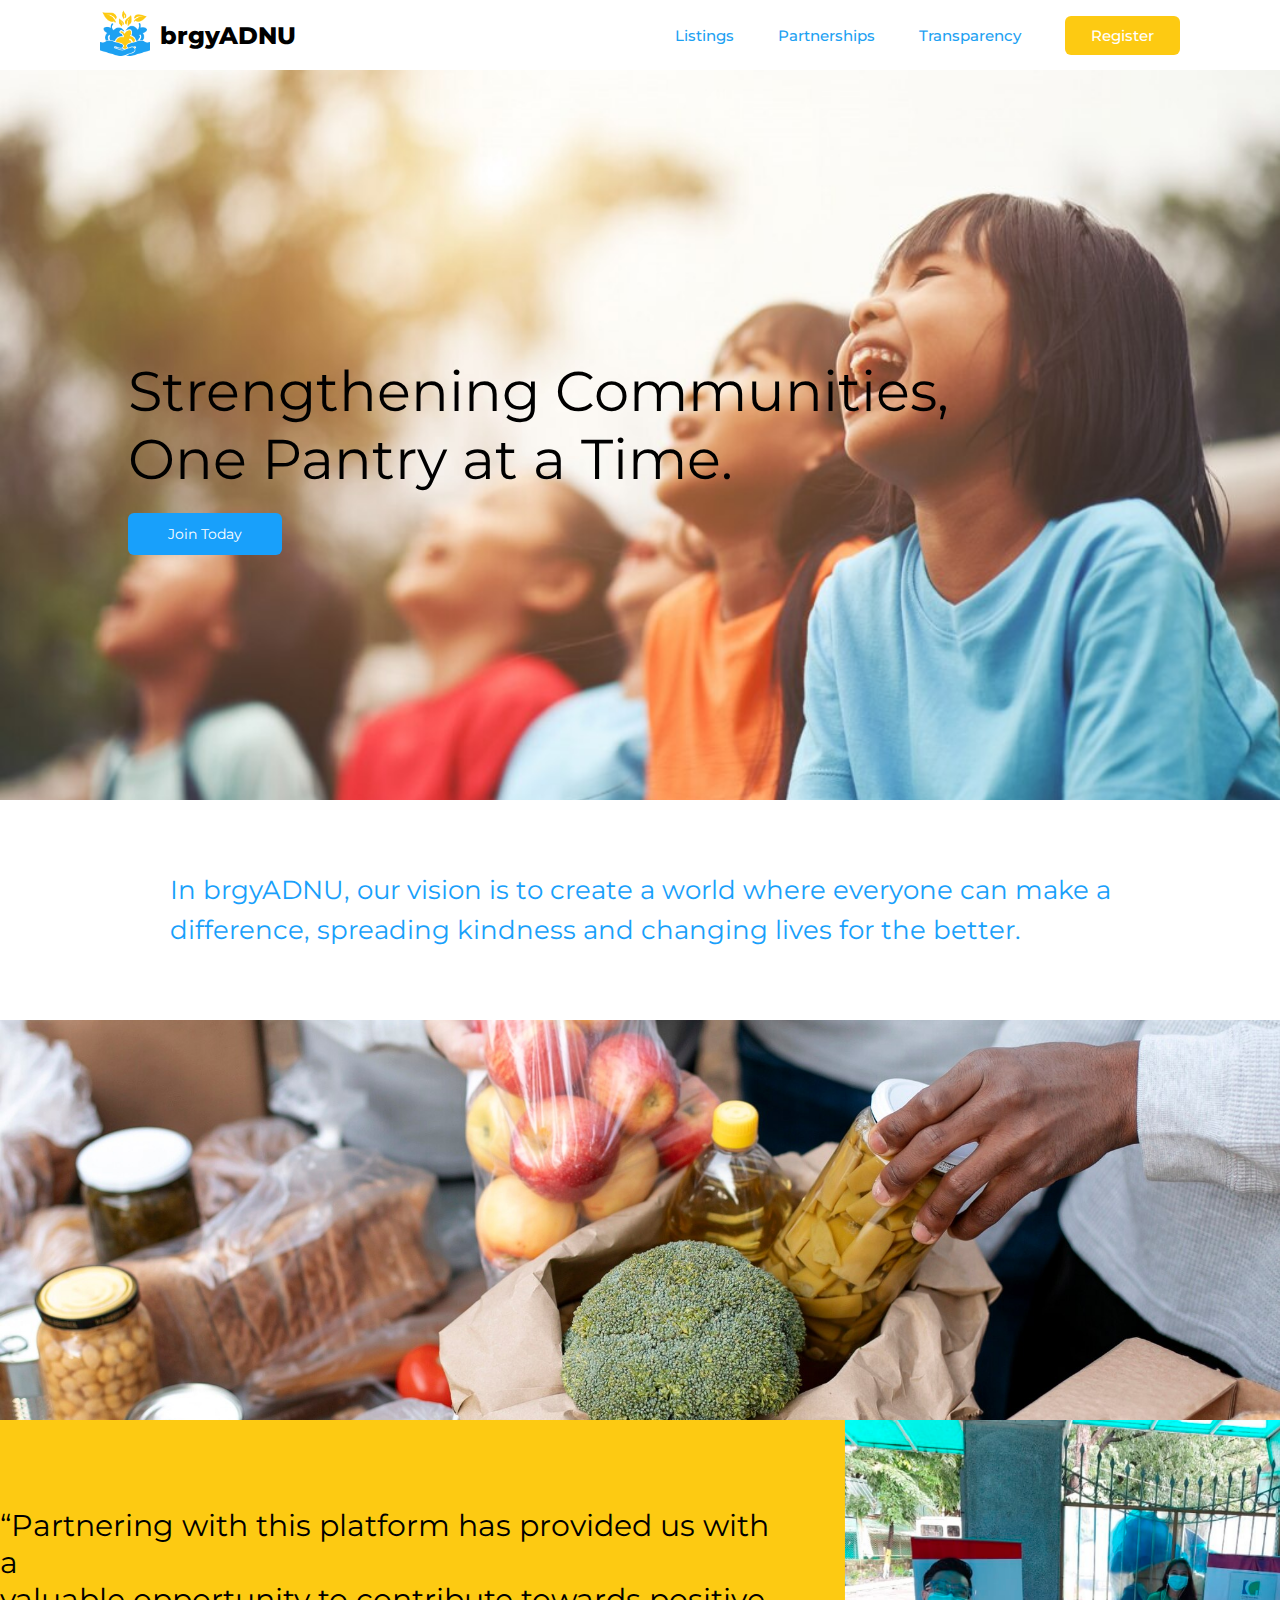
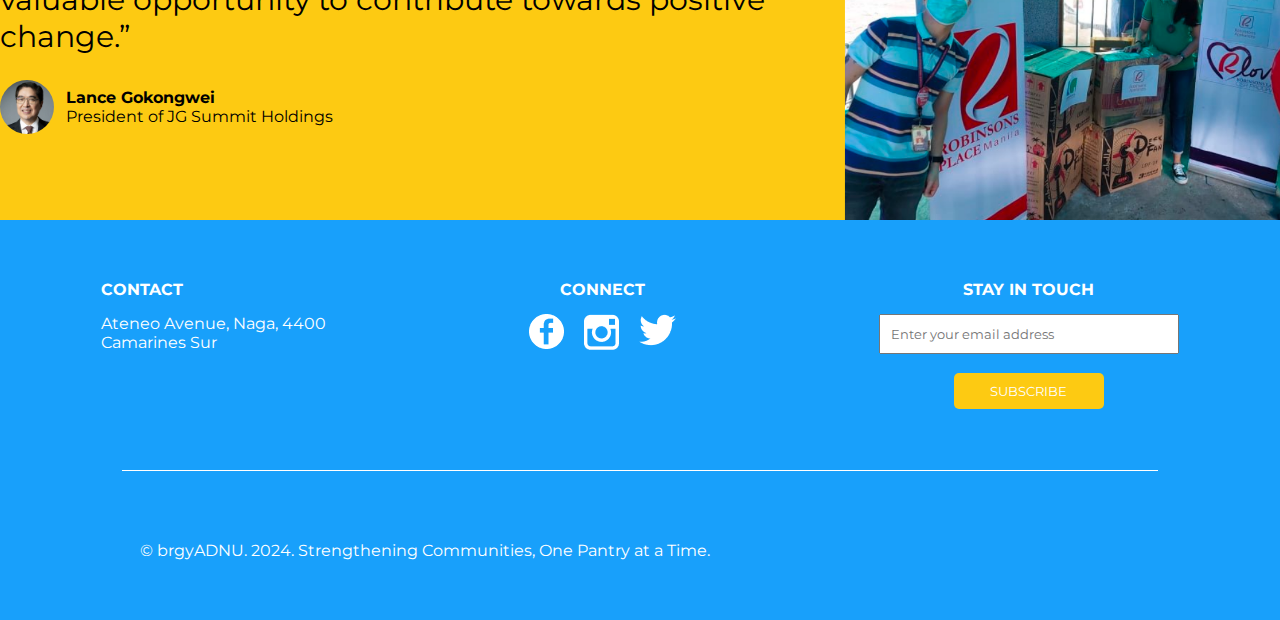
<file: index.html>
<!DOCTYPE html>
<html lang="en">
<head>
    <meta charset="UTF-8">
    <meta name="viewport" content="width=device-width, initial-scale=1.0">
    <title>Home</title>
    <link rel="stylesheet" href="style.css">
</head>
<body>
    <header class="header">
        <a href="index.html" class="logo-container">
            <div class="logo"></div>
            <div class="logo-name">brgyADNU</div>
        </a>
        <nav class="navbar">
            <a href="donation-board.html" class="menu">Listings</a>
            <a href="#" class="menu">Partnerships</a>
            <a href="transparency.html" class="menu">Transparency</a>
            <a href="login_signup.html" class="register-button">Register</a>
        </nav>
    </header>
    <div class="img1">
        <div class="overlay-1">
            <div class="overlay-text">Strengthening Communities, <br>One Pantry at a Time.</div>
            <a href="login_signup.html" class="join-button">Join Today</a>
        </div>
    </div>
    <div class="text-container-1">
        <p class="text-1">In brgyADNU, our vision is to create a world where everyone can make a <br>difference, spreading kindness and changing lives for the better.</p>
    </div>
    <div class="img2"></div>
    <div class="container-2">
        <div class="text-container-2">
            <p class="quote">
                “Partnering with this platform has provided us with a <br>
                valuable opportunity to contribute towards positive <br>
                change.”
            </p>
            <div class="person">
                <div class="avatar-container"></div>
                <div class="person-info">
                    <h4>Lance Gokongwei</h4>
                    <p>President of JG Summit Holdings</p>
                </div>
            </div>
        </div>
        <div class="img3"></div>
    </div>
    <div class="footer">
        <div class="reach-out">
            <div class="contact">
                <b>CONTACT</b>
                <div class="address">Ateneo Avenue, Naga, 4400 <br>Camarines Sur</div>
            </div>
            <div class="socials">
                <b>CONNECT</b>
                <div class="icons">
                    <a href="#">
                        <img src="images/fb.png">
                    </a>
                    <a href="#">
                        <img src="images/ig.png">
                    </a>
                    <a href="#">
                        <img src="images/tw.png">
                    </a>
                </div>
            </div>
            <div class="subscribe">
                <b>STAY IN TOUCH</b>
                <form class="email-form" action="/submit-email" method="post">
                    <input class="email-input" type="email" name="email" placeholder="Enter your email address" required> <br>
                    <button class="submit-button" type="submit">SUBSCRIBE</button>
                </form>
            </div>
        </div>
        <div>
            <div class="divider">
                <div class="divider-element"></div>
            </div>
            <div class="copyright">© brgyADNU. 2024. Strengthening Communities, One Pantry at a Time.</div>
        </div>
    </div>
</body>
</html>
</file>
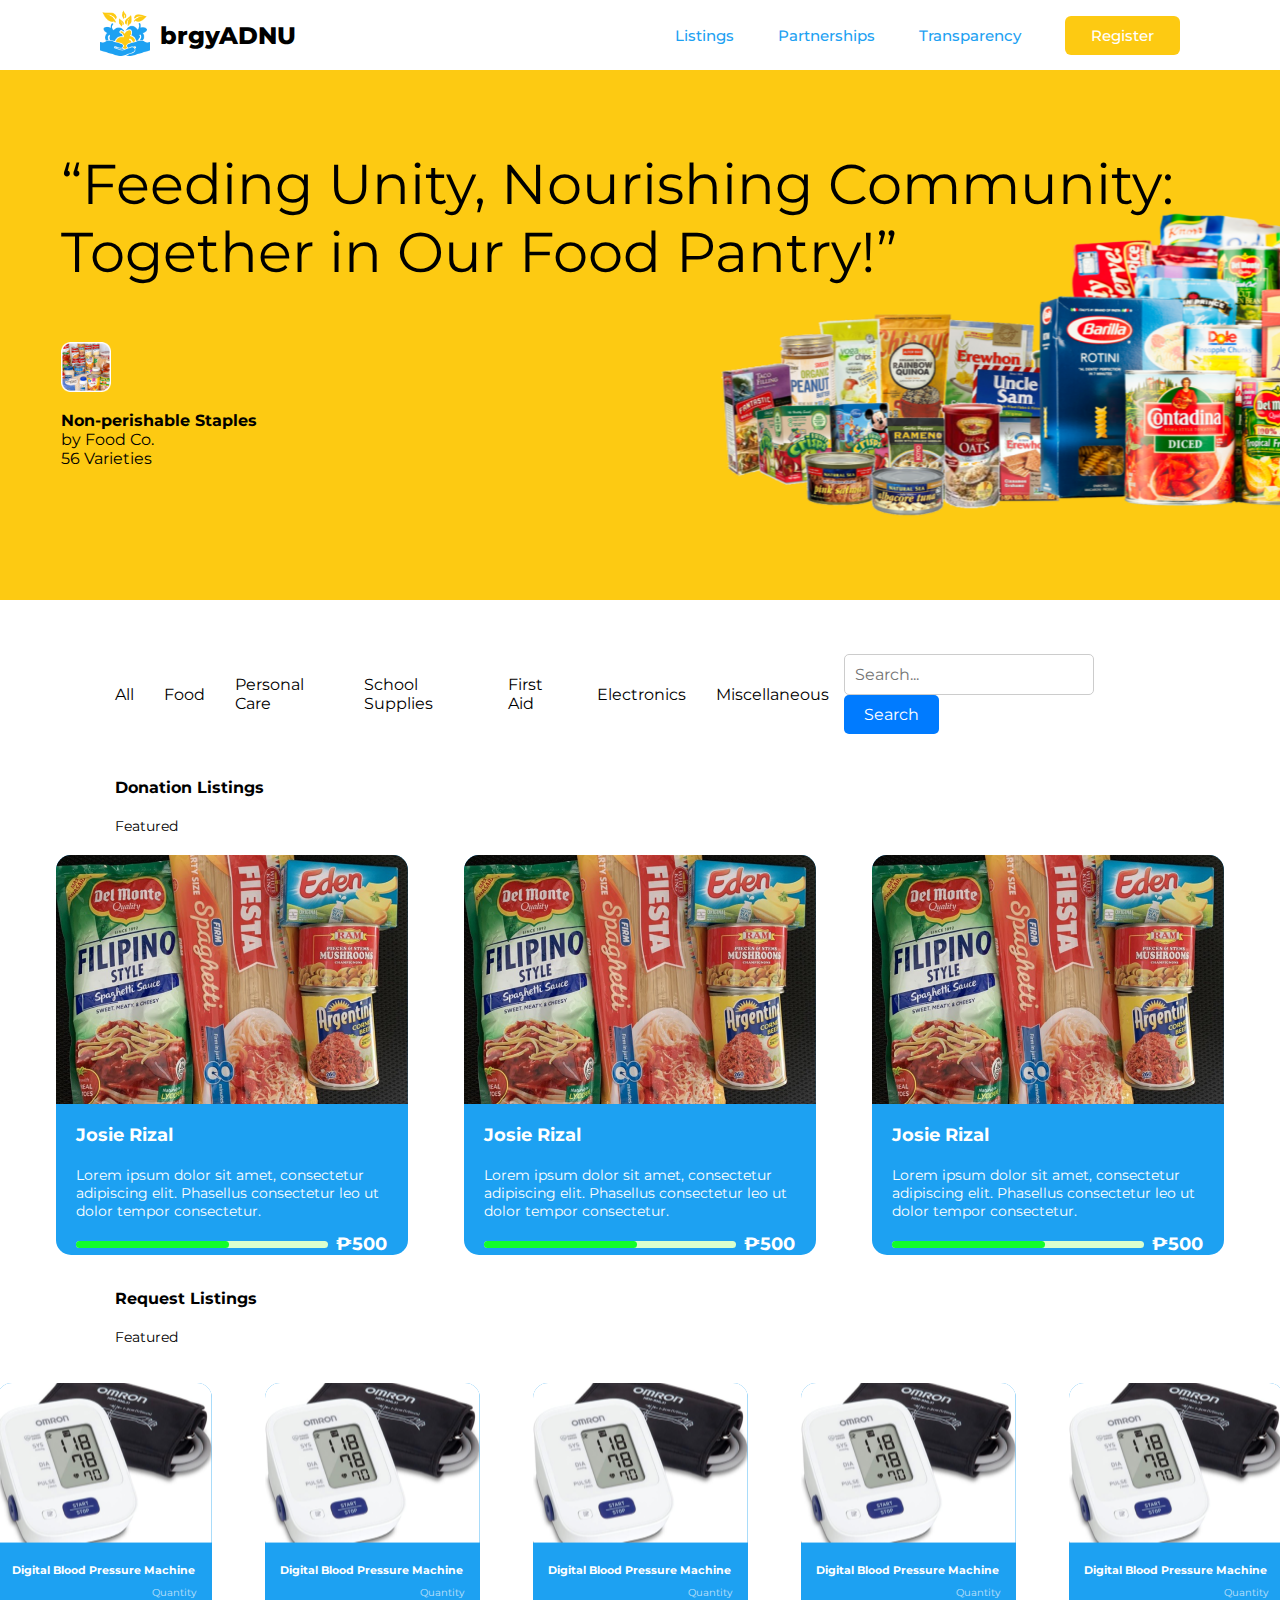
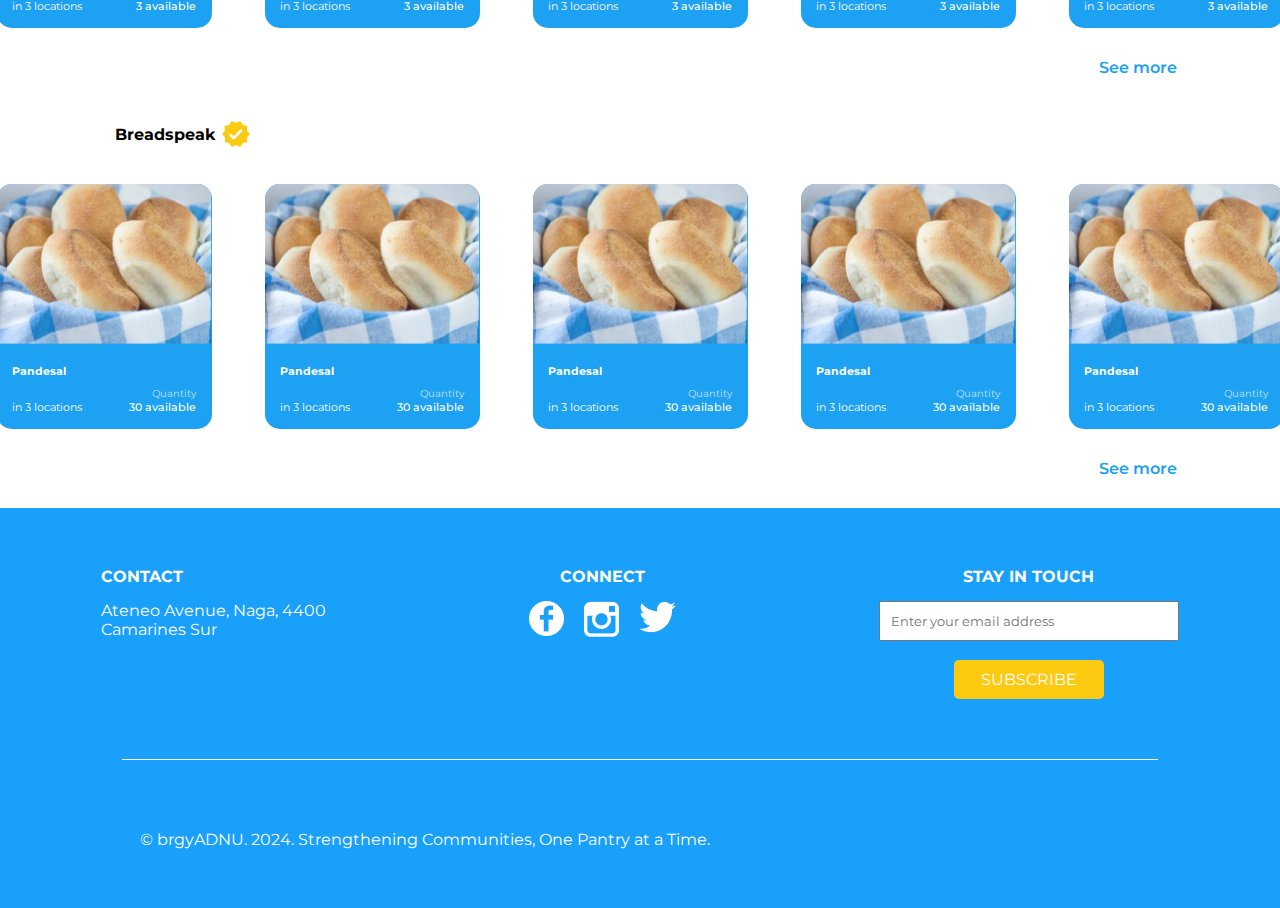
<file: donation-board.html>
<!DOCTYPE html>
<html lang="en">
<head>
    <meta charset="UTF-8">
    <meta name="viewport" content="width=device-width, initial-scale=1.0">
    <title>Donation Board</title>
    <link rel="stylesheet" href="donation_board-style.css">
    <script>
        function toggleFeaturedItems() {
          var additionalList = document.getElementById('more-listings');
          additionalList.classList.toggle('expanded');
        }
        function toggleFeaturedItems2() {
          var additionalList = document.getElementById('more-listings-2');
          additionalList.classList.toggle('expanded');
        }
    </script>
</head>
<body>
    <header class="header">
        <a href="index.html" class="logo-container">
            <div class="logo"></div>
            <div class="logo-name">brgyADNU</div>
        </a>
        <nav class="navbar">
            <a href="#" class="menu">Listings</a>
            <a href="#" class="menu">Partnerships</a>
            <a href="transparency.html" class="menu">Transparency</a>
            <a href="login_signup.html" class="register-button">Register</a>
        </nav>
    </header>
    <div class="container-1">
        <div class="overlay-1">
            <div class="overlay-text-1">“Feeding Unity, Nourishing Community: <br>Together in Our Food Pantry!”</div>
            <div class="icon-1"></div>
            <p href="#" class="overlay-text-2">
                <b>Non-perishable Staples</b><br>
                by Food Co. <br>
                56 Varieties
            </p>
            <div class="img4"></div>
        </div>
    </div>
    <div class="menu-2">
        <div class="text">
            <a href="#">All</a>
            <a href="#">Food</a>
            <a href="#">Personal Care</a>
            <a href="#">School Supplies</a>
            <a href="#">First Aid</a>
            <a href="#">Electronics</a>
            <a href="#">Miscellaneous</a>
        </div>
        <form action="#" method="GET">
            <input type="text" name="search" id="search" placeholder="Search...">
            <button type="submit">Search</button>
        </form>
    </div>
    <div class="donation-listing">
        <p class="donation-listing-text-1">Donation Listings</p>
        <p class="donation-listing-text-2">Featured</p>
    </div>
    <div class="listings">
        <a href="#">
            <div class="panel">
                <div class="panel-image"></div>
                <div class="link-style panel-description">
                    <div class="panel-name">Josie Rizal</div>
                    <div class="donation-listing-text-2 panel-descriptor">
                        Lorem ipsum dolor sit amet, consectetur 
                        adipiscing elit. Phasellus consectetur leo ut 
                        dolor tempor consectetur.
                    </div>
                    <div class="progress-bar">
                        <div class="progress-bar-light">
                            <div class="progress-bar-dark"></div>
                        </div>
                        <div class="panel-name">₱500</div>
                    </div>
                </div>
            </div>
        </a>
        <a href="#">
            <div class="panel">
                <div class="panel-image"></div>
                <div class="link-style panel-description">
                    <div class="panel-name">Josie Rizal</div>
                    <div class="donation-listing-text-2 panel-descriptor">
                        Lorem ipsum dolor sit amet, consectetur 
                        adipiscing elit. Phasellus consectetur leo ut 
                        dolor tempor consectetur.
                    </div>
                    <div class="progress-bar">
                        <div class="progress-bar-light">
                            <div class="progress-bar-dark"></div>
                        </div>
                        <div class="panel-name">₱500</div>
                    </div>
                </div>
            </div>
        </a>
        <a href="#">
            <div class="panel">
                <div class="panel-image"></div>
                <div class="link-style panel-description">
                    <div class="panel-name">Josie Rizal</div>
                    <div class="donation-listing-text-2 panel-descriptor">
                        Lorem ipsum dolor sit amet, consectetur 
                        adipiscing elit. Phasellus consectetur leo ut 
                        dolor tempor consectetur.
                    </div>
                    <div class="progress-bar">
                        <div class="progress-bar-light">
                            <div class="progress-bar-dark"></div>
                        </div>
                        <div class="panel-name">₱500</div>
                    </div>
                </div>
            </div>
        </a>        
    </div>
    <div class="donation-listing">
        <p class="donation-listing-text-1">Request Listings</p>
        <p class="donation-listing-text-2">Featured</p>
    </div>
    <div class="featured-listings">
        <a href="#">
            <div class="panel-small">
                <div class="panel-image-small-bp"></div>
                <div class="blue-box">
                    <div class="link-style panel-name-small">Digital Blood Pressure Machine</div>
                    <div class="quantity">Quantity</div>
                    <div class="availability">
                        <div class="availability-loc">in 3 locations</div>
                        <div class="availability-quan">3 available</div>
                    </div>
                </div>
            </div>
        </a>
        <a href="#">
            <div class="panel-small">
                <div class="panel-image-small-bp"></div>
                <div class="blue-box">
                    <div class="link-style panel-name-small">Digital Blood Pressure Machine</div>
                    <div class="quantity">Quantity</div>
                    <div class="availability">
                        <div class="availability-loc">in 3 locations</div>
                        <div class="availability-quan">3 available</div>
                    </div>
                </div>
            </div>
        </a>
        <a href="#">
            <div class="panel-small">
                <div class="panel-image-small-bp"></div>
                <div class="blue-box">
                    <div class="link-style panel-name-small">Digital Blood Pressure Machine</div>
                    <div class="quantity">Quantity</div>
                    <div class="availability">
                        <div class="availability-loc">in 3 locations</div>
                        <div class="availability-quan">3 available</div>
                    </div>
                </div>
            </div>
        </a>
        <a href="#">
            <div class="panel-small">
                <div class="panel-image-small-bp"></div>
                <div class="blue-box">
                    <div class="link-style panel-name-small">Digital Blood Pressure Machine</div>
                    <div class="quantity">Quantity</div>
                    <div class="availability">
                        <div class="availability-loc">in 3 locations</div>
                        <div class="availability-quan">3 available</div>
                    </div>
                </div>
            </div>
        </a>
        <a href="#">
            <div class="panel-small">
                <div class="panel-image-small-bp"></div>
                <div class="blue-box">
                    <div class="link-style panel-name-small">Digital Blood Pressure Machine</div>
                    <div class="quantity">Quantity</div>
                    <div class="availability">
                        <div class="availability-loc">in 3 locations</div>
                        <div class="availability-quan">3 available</div>
                    </div>
                </div>
            </div>
        </a>
    </div>
    <div id="more-listings">
        <a href="#">
            <div class="panel-small">
                <div class="panel-image-small-bp"></div>
                <div class="blue-box">
                    <div class="link-style panel-name-small">Digital Blood Pressure Machine</div>
                    <div class="quantity">Quantity</div>
                    <div class="availability">
                        <div class="availability-loc">in 3 locations</div>
                        <div class="availability-quan">3 available</div>
                    </div>
                </div>
            </div>
        </a>
        <a href="#">
            <div class="panel-small">
                <div class="panel-image-small-bp"></div>
                <div class="blue-box">
                    <div class="link-style panel-name-small">Digital Blood Pressure Machine</div>
                    <div class="quantity">Quantity</div>
                    <div class="availability">
                        <div class="availability-loc">in 3 locations</div>
                        <div class="availability-quan">3 available</div>
                    </div>
                </div>
            </div>
        </a>
        <a href="#">
            <div class="panel-small">
                <div class="panel-image-small-bp"></div>
                <div class="blue-box">
                    <div class="link-style panel-name-small">Digital Blood Pressure Machine</div>
                    <div class="quantity">Quantity</div>
                    <div class="availability">
                        <div class="availability-loc">in 3 locations</div>
                        <div class="availability-quan">3 available</div>
                    </div>
                </div>
            </div>
        </a>
        <a href="#">
            <div class="panel-small">
                <div class="panel-image-small-bp"></div>
                <div class="blue-box">
                    <div class="link-style panel-name-small">Digital Blood Pressure Machine</div>
                    <div class="quantity">Quantity</div>
                    <div class="availability">
                        <div class="availability-loc">in 3 locations</div>
                        <div class="availability-quan">3 available</div>
                    </div>
                </div>
            </div>
        </a>
        <a href="#">
            <div class="panel-small">
                <div class="panel-image-small-bp"></div>
                <div class="blue-box">
                    <div class="link-style panel-name-small">Digital Blood Pressure Machine</div>
                    <div class="quantity">Quantity</div>
                    <div class="availability">
                        <div class="availability-loc">in 3 locations</div>
                        <div class="availability-quan">3 available</div>
                    </div>
                </div>
            </div>
        </a>
    </div>
    <div class="see-more">
        <a class="expand-button" onclick="toggleFeaturedItems()">See more</a>
    </div>
    <div class="partner">
        <p class="donation-listing-text-1">Breadspeak</p>
        <img src="images/verified-partner.png" alt="verified-partner" class="verified-partner">
    </div>
    <div class="featured-listings">
        <a href="#">
            <div class="panel-small">
                <div class="panel-image-small-pandesal"></div>
                <div class="blue-box">
                    <div class="link-style panel-name-small">Pandesal</div>
                    <div class="quantity">Quantity</div>
                    <div class="availability">
                        <div class="availability-loc">in 3 locations</div>
                        <div class="availability-quan">30 available</div>
                    </div>
                </div>
            </div>
        </a>
        <a href="#">
            <div class="panel-small">
                <div class="panel-image-small-pandesal"></div>
                <div class="blue-box">
                    <div class="link-style panel-name-small">Pandesal</div>
                    <div class="quantity">Quantity</div>
                    <div class="availability">
                        <div class="availability-loc">in 3 locations</div>
                        <div class="availability-quan">30 available</div>
                    </div>
                </div>
            </div>
        </a>
        <a href="#">
            <div class="panel-small">
                <div class="panel-image-small-pandesal"></div>
                <div class="blue-box">
                    <div class="link-style panel-name-small">Pandesal</div>
                    <div class="quantity">Quantity</div>
                    <div class="availability">
                        <div class="availability-loc">in 3 locations</div>
                        <div class="availability-quan">30 available</div>
                    </div>
                </div>
            </div>
        </a>
        <a href="#">
            <div class="panel-small">
                <div class="panel-image-small-pandesal"></div>
                <div class="blue-box">
                    <div class="link-style panel-name-small">Pandesal</div>
                    <div class="quantity">Quantity</div>
                    <div class="availability">
                        <div class="availability-loc">in 3 locations</div>
                        <div class="availability-quan">30 available</div>
                    </div>
                </div>
            </div>
        </a>
        <a href="#">
            <div class="panel-small">
                <div class="panel-image-small-pandesal"></div>
                <div class="blue-box">
                    <div class="link-style panel-name-small">Pandesal</div>
                    <div class="quantity">Quantity</div>
                    <div class="availability">
                        <div class="availability-loc">in 3 locations</div>
                        <div class="availability-quan">30 available</div>
                    </div>
                </div>
            </div>
        </a>
    </div>
    <div id="more-listings-2">
        <a href="#">
            <div class="panel-small">
                <div class="panel-image-small-pandesal"></div>
                <div class="blue-box">
                    <div class="link-style panel-name-small">Pandesal</div>
                    <div class="quantity">Quantity</div>
                    <div class="availability">
                        <div class="availability-loc">in 3 locations</div>
                        <div class="availability-quan">30 available</div>
                    </div>
                </div>
            </div>
        </a>
        <a href="#">
            <div class="panel-small">
                <div class="panel-image-small-pandesal"></div>
                <div class="blue-box">
                    <div class="link-style panel-name-small">Pandesal</div>
                    <div class="quantity">Quantity</div>
                    <div class="availability">
                        <div class="availability-loc">in 3 locations</div>
                        <div class="availability-quan">30 available</div>
                    </div>
                </div>
            </div>
        </a>
        <a href="#">
            <div class="panel-small">
                <div class="panel-image-small-pandesal"></div>
                <div class="blue-box">
                    <div class="link-style panel-name-small">Pandesal</div>
                    <div class="quantity">Quantity</div>
                    <div class="availability">
                        <div class="availability-loc">in 3 locations</div>
                        <div class="availability-quan">30 available</div>
                    </div>
                </div>
            </div>
        </a>
        <a href="#">
            <div class="panel-small">
                <div class="panel-image-small-pandesal"></div>
                <div class="blue-box">
                    <div class="link-style panel-name-small">Pandesal</div>
                    <div class="quantity">Quantity</div>
                    <div class="availability">
                        <div class="availability-loc">in 3 locations</div>
                        <div class="availability-quan">30 available</div>
                    </div>
                </div>
            </div>
        </a>
        <a href="#">
            <div class="panel-small">
                <div class="panel-image-small-pandesal"></div>
                <div class="blue-box">
                    <div class="link-style panel-name-small">Pandesal</div>
                    <div class="quantity">Quantity</div>
                    <div class="availability">
                        <div class="availability-loc">in 3 locations</div>
                        <div class="availability-quan">30 available</div>
                    </div>
                </div>
            </div>
        </a>
    </div>
    <div class="see-more">
        <a class="expand-button" onclick="toggleFeaturedItems2()">See more</a>
    </div>
    <div class="footer">
        <div class="reach-out">
            <div class="contact">
                <b>CONTACT</b>
                <div class="address">Ateneo Avenue, Naga, 4400 <br>Camarines Sur</div>
            </div>
            <div class="socials">
                <b>CONNECT</b>
                <div class="icons">
                    <a href="#">
                        <img src="images/fb.png">
                    </a>
                    <a href="#">
                        <img src="images/ig.png">
                    </a>
                    <a href="#">
                        <img src="images/tw.png">
                    </a>
                </div>
            </div>
            <div class="subscribe">
                <b>STAY IN TOUCH</b>
                <form class="email-form" action="/submit-email" method="post">
                    <input class="email-input" type="email" name="email" placeholder="Enter your email address" required> <br>
                    <button class="submit-button" type="submit">SUBSCRIBE</button>
                </form>
            </div>
        </div>
        <div>
            <div class="divider">
                <div class="divider-element"></div>
            </div>
            <div class="copyright">© brgyADNU. 2024. Strengthening Communities, One Pantry at a Time.</div>
        </div>
    </div>
</body>
</html>
</file>
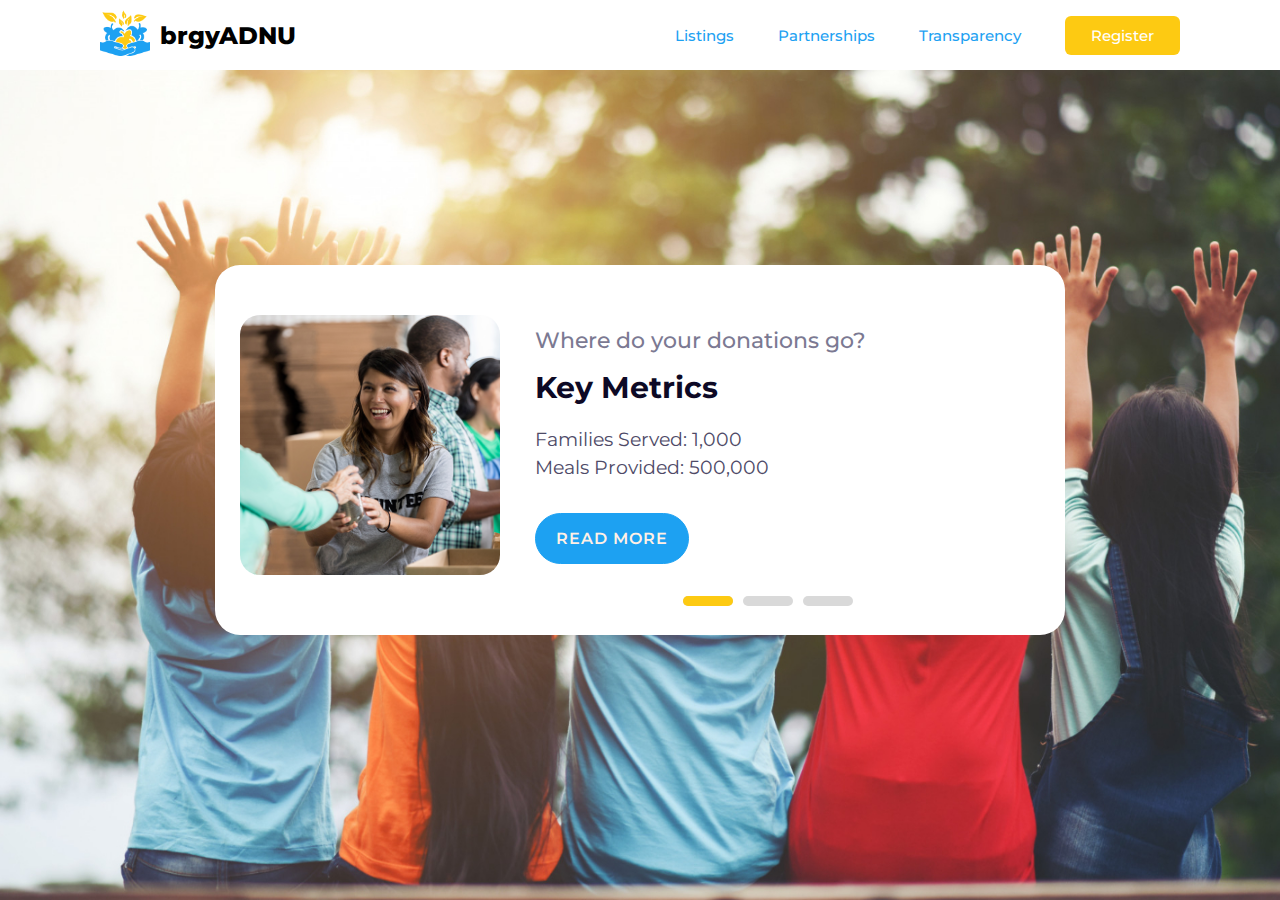
<file: transparency.html>
<!<!DOCTYPE html>
<html lang="en">
<head>
    <meta charset="UTF-8">
    <meta name="viewport" content="width=device-width, initial-scale=1.0">
    <title>Home</title>
    <link rel="stylesheet" href="transparency.css">
</head>
<body>
    <header class="header">
        <a href="index.html" class="logo-container">
            <div class="logo"></div>
            <div class="logo-name">brgyADNU</div>
        </a>
        <nav class="navbar">
            <a href="donation-board.html" class="menu">Listings</a>
            <a href="#" class="menu">Partnerships</a>
            <a href="transparency.html" class="menu">Transparency</a>
            <a href="login_signup.html" class="register-button">Register</a>
        </nav>
    </header>
   <body>
    
      <div class="blog-card">
         <input type="radio" name="select" id="tap-1" checked>
         <input type="radio" name="select" id="tap-2">
         <input type="radio" name="select" id="tap-3">
         <input type="checkbox" id="imgTap">
         <div class="sliders">
            <label for="tap-1" class="tap tap-1"></label>
            <label for="tap-2" class="tap tap-2"></label>
            <label for="tap-3" class="tap tap-3"></label>
         </div>
         <div class="inner-part">
            <label for="imgTap" class="img">
            <img class="img-1" src="images/img-1.jpg">
            </label>
            <div class="content content-1">
               <span>Where do your donations go?</span>
               <div class="title">
                  Key Metrics
               </div>
               <div class="text">
                 Families Served: 1,000<br>
				 Meals Provided: 500,000
               </div>
               <button>Read more</button>
            </div>
         </div>
         <div class="inner-part">
            <label for="imgTap" class="img">
            <img class="img-2" src="images/img-2.jpg">
            </label>
            <div class="content content-2">
               <span>Where do your donations go?</span>
               <div class="title">
                  Financial Data
               </div>
               <div class="text">
                  Download our latest financial reports to see a detailed breakdown of our income and expenses:
					<br>
					2023 Financial Report (PDF)<br>
					2022 Financial Report (PDF)
               </div>
               <button>Read more</button>
            </div>
         </div>
         <div class="inner-part">
            <label for="imgTap" class="img">
            <img class="img-3" src="images/img-3.jpg">
            </label>
            <div class="content content-3">
               <span>Where do your donations go?</span>
               <div class="title">
                  Impact Stories
               </div>
               <div class="text">
                 Read how your donations are making a difference in the lives of families in need:<br>
				 How brgyADNU Helped Me Feed My Children
				<br>
               <button>Read more</button>
            </div>
         </div>
      </div>
 
</body>
</html>
</file>
<file: style.css>
@import url('https://fonts.googleapis.com/css2?family=Montserrat:ital,wght@0,100..900;1,100..900&display=swap');

* {
    margin: 0;
    padding: 0;
    box-sizing: border-box;
    font-family: "Montserrat", Helvetica;
}

body {
    min-height: 100vh;
}

.header {
    position: fixed;
    top: 0;
    left: 0;
    width: 100%;
    padding: 10px 100px;
    background: #fff;
    display: flex;
    justify-content: space-between;
    align-items: center;
    z-index: 100;
}

.logo-container {
    display: flex;
    flex-direction: row;
    align-items: center;
    text-decoration: none;
    color: #000;
}

.logo-name {
    font-size: 24px;
    font-weight: 800;
    margin-left: 10px;
}

.logo {
    width: 50px;
    height: 50px;
    background-image: url(images/logo1.png);
    background-size: cover;
    background-position: center;
}

.navbar .menu {
    position: relative;
    font-size: 15px;
    color: #1DA1F2;
    font-weight: 500;
    text-decoration: none;
    margin-left: 40px;
}

.register-button {
    position: relative;
    margin-left: 40px;
    background-color: #FDCA12;
    border: none;
    color: white;
    padding: 10px 26px;
    text-decoration: none;
    border-radius: 6px;
    font-size: 15px;
    font-weight: 500;
}

.register-button:hover {
    background-color: #E1B61A; 
}

.navbar .menu::before {
    content: '';
    position: absolute;
    top: 100%;
    left: 0;
    width: 0;
    height: 2px;
    background: #1DA1F2;
    transition: .3s;
}

.navbar .menu:hover::before {
    width: 100%;
}

.img1 {
    width: 100%;
    height: 800px;
    background-image: url(images/img1.jpg);
    background-size: cover;
    background-position: center;
}

.overlay-1 {
    position: absolute;
    top: 50%;
    left: 0;
    transform: translateY(-50%) translateX(10%);
    width: 100%;
}

.overlay-text {
    text-align: left;
    color: #000;
    font-size: 56px;
    margin-bottom: 31px;
}

.join-button {
    position: relative;
    background-color: #18A0FB;
    border: none;
    color: white;
    padding: 12px 40px;
    text-decoration: none;
    border-radius: 6px;
    font-size: 14px;
}

.join-button:hover {
    background-color: #0056b3; 
}

.text-container-1 {
    display: flex;
    justify-content: center;
    align-items: center;
    margin: 70px;
}

.text-1 {
    font-size: 26px;
    line-height: 40px;
    color: #18A0FB;
}

.img2 {
    width: 100%;
    height: 400px;
    background-image: url(images/img2.jpeg);
    background-size: cover;
    background-position: center;
}

.container-2 {
    display: flex;
    flex-direction: row;
    justify-content: space-evenly;
    background-color: #FDCA12;
}

.text-container-2{
    display: flex;
    flex-direction: column;
    justify-content: center;
}

.quote {
    font-size: 30px;
}

.img3 {
    width: 509px;
    height: 400px;
    background-image: url(images/img3.png);
    background-size: cover;
    background-position: center;
    transform: translateX(13%);
}

.person {
    display: flex;
    flex-direction: row;
    margin-top: 25px;
}

.person-info {
    display: flex;
    flex-direction: column;
    justify-content: center;
    margin-left: 12px;
}

.avatar-container {
    width: 54px;
    height: 54px;
    border-radius: 50%;
    overflow: hidden;
    background: url(images/gokongwei.png);
    background-size: cover;
}

.footer {
    display: flex;
    flex-direction: column;
    justify-content: space-evenly;
    background-color: #18A0FB;
    height: 400px;
    color: #fff;
}

.reach-out {
    display: flex;
    flex-direction: row;
    justify-content: space-around;
}

.address {
    margin-top: 15px;
}

.socials {
    display: flex;
    flex-direction: column;
    align-items: center;
}

.icons {
    display: flex;
    flex-direction: row;
    gap: 20px;
    margin-top: 15px;
}

.social-icon {
    width: 35px;
    height: 35px;
    border-radius: 50%;
    overflow: hidden;
    border: 1px solid #fff;
    margin-top: 15px;
}

.subscribe {
    display: flex;
    flex-direction: column;
    align-items: center;
}

.email-form {
    max-width: 350px; 
    margin: 0 auto; 
    display: flex;
    flex-direction: column;
    align-items: center;
}

.email-input {
width: 300px; 
padding: 10px; 
box-sizing: border-box; 
margin-top: 15px;
}

.submit-button {
width: 50%; 
padding: 10px; 
background-color: #FDCA12; 
color: #ffffff; 
border: none; 
border-radius: 5px; 
cursor: pointer; 
}

.submit-button:hover {
background-color: #0056b3; 
}

.divider {
    display: flex;
    justify-content: center;
}

.divider-element {
    width: 81%;
    height: 1px;
    background-color: #fff;
}

.copyright {
    margin-top: 70px;
    margin-left: 140px;
}
</file>
<file: donation_board-style.css>
@import url('https://fonts.googleapis.com/css2?family=Montserrat:ital,wght@0,100..900;1,100..900&display=swap');

* {
    margin: 0;
    padding: 0;
    box-sizing: border-box;
    font-family: "Montserrat", Helvetica;
}

a {
    text-decoration: none;
}

.link-style {
    color: #000;
}

body {
    min-height: 100vh;
}

.header {
    position: fixed;
    top: 0;
    left: 0;
    width: 100%;
    padding: 10px 100px;
    background: #fff;
    display: flex;
    justify-content: space-between;
    align-items: center;
    z-index: 100;
}

.logo-container {
    display: flex;
    flex-direction: row;
    align-items: center;
    text-decoration: none;
    color: #000;
}

.logo-name {
    font-size: 24px;
    font-weight: 800;
    margin-left: 10px;
}

.logo {
    width: 50px;
    height: 50px;
    background-image: url(images/logo1.png);
    background-size: cover;
    background-position: center;
}

.navbar .menu {
    position: relative;
    font-size: 15px;
    color: #1DA1F2;
    font-weight: 500;
    text-decoration: none;
    margin-left: 40px;
}

.register-button {
    position: relative;
    margin-left: 40px;
    background-color: #FDCA12;
    border: none;
    color: white;
    padding: 10px 26px;
    text-decoration: none;
    border-radius: 6px;
    font-size: 15px;
    font-weight: 500;
    transition: background-color 0.3s;
}

.register-button:hover {
    background-color: #E1B61A; 
}

.navbar .menu::before {
    content: '';
    position: absolute;
    top: 100%;
    left: 0;
    width: 0;
    height: 2px;
    background: #1DA1F2;
    transition: .3s;
}

.navbar .menu:hover::before {
    width: 100%;
}

.container-1 {
    display: flex;
    flex-direction: column;
    justify-content: flex-start;
    height: 600px;
    width: 100%;
    background-color: #FDCA12;
}

.overlay-1 {
    display: flex;
    flex-direction: column;
    justify-content: flex-end;
    margin-left: 61px;
    margin-top: 150px;
}

.overlay-text-1 {
    font-size: 56px;
}

.icon-1 {
    width: 50px;
    height: 50px;
    background: url(images/icon1.png);
    background-size: cover;
    background-position: center;
    margin-top: 56px;
}

.overlay-text-2 {
    margin-top: 19px;
}

.img4 {
    width: 777px;
    height: 327px;
    background: url(images/img4.png);
    background-size: cover;
    background-position: center;
    position: relative;
    transform: translateY(-85%) translateX(85%);
}

.menu-2 {
    display: flex;
    justify-content: space-between;
    align-items: center;
    width: 100%;
    padding: 10px 100px;
    margin-top: 44px;
}

.text {
    display: flex;
    flex-direction: row;
    justify-content: center;
    align-items: center;
}

.text a{
    text-decoration: none;
    color: #000;
    padding: 15px;
}

.text a:hover {
    background-color: #FDCA12; 
    padding: 15px;
    border-radius: 11px;
}

.search-container {
    text-align: center;
    margin-top: 50px;
}

form {
    display: inline-block;
}

input[type="text"] {
    padding: 10px;
    border: 1px solid #ccc;
    border-radius: 5px;
    font-size: 16px;
    width: 250px;
}

button {
    padding: 10px 20px;
    background-color: #007bff;
    color: #fff;
    border: none;
    border-radius: 5px;
    font-size: 16px;
    cursor: pointer;
    transition: background-color 0.3s;
}

button:hover {
    background-color: #0056b3;
}

@media (max-width: 768px) {
    input[type="text"] {
        width: 100%;
    }
}

.donation-listing {
    margin-top: 34px;
    margin-left: 115px;
}

.partner {
    margin-top: 34px;
    margin-left: 115px;
    display: flex;
    flex-direction: row;
    align-items: center;
}

.donation-listing-text-1 {
    font-size: 16px;
    font-weight: bold;
}

.donation-listing-text-2 {
    font-size: 14px;
    margin-top: 20px;
}

.listings {
    display: flex;
    flex-direction: row;
    justify-content: space-evenly;
    margin-top: 20px;
}

.panel {
    width: 352px;
    height: 400px;
    background-color: #1DA1F2;
    border-radius: 15px;
    display: flex;
    flex-direction: column;
    gap: 20px;
}

.panel-description {
    display: flex;
    flex-direction: column;
    justify-content: center;
    width: 311px;
    margin-left: 20px;
}

.panel-image {
    width: 352px;
    height: 262px;
    background: url(images/panel-img-1.png);
    background-size: cover;
    background-position: center;
    border-radius: 15px 15px 0 0;
}

.panel-name {
    font-weight: bold;
    font-size: 18px;
    color: #fff;
}

.panel-descriptor {
    width: 100%; 
    word-wrap: break-word;
    color: #fff;
}

.progress-bar {
    display: flex;
    flex-direction: row;
    gap: 8px;
    align-items: center;
    margin-top: 13px;
}

.progress-bar-light {
    width: 263px;
    height: 7px;
    background-color: #DAFFCE;
    border-radius: 5px;
}

.progress-bar-dark {
    width: 153px;
    height: 7px;
    background-color: #12FD2A;
    border-radius: 5px;
}

.featured-listings {
    display: flex;
    flex-direction: row;
    justify-content: center;
    margin-top: 37px;
    gap: 53px;
}
.panel-small {
    width: 215px;
    height: 245px;
    background-color: #1DA1F2;
    border-radius: 15px;
    display: flex;
    flex-direction: column;
    gap: 20px;
}

.panel-image-small {
    width: 215px;
    height: 160px;
    background: url(images/panel-img-1.png);
    background-size: cover;
    background-position: center;
    border-radius: 15px 15px 0 0;
}

.panel-image-small-bp {
    width: 215px;
    height: 160px;
    background: url(images/bp.png);
    background-size: cover;
    background-position: center;
    border-radius: 15px 15px 0 0;
}

.panel-image-small-pandesal {
    width: 215px;
    height: 160px;
    background: url(images/pandesal.png);
    background-size: cover;
    background-position: center;
    border-radius: 15px 15px 0 0;
}

.blue-box {
    display: flex;
    flex-direction: column;
}

.panel-name-small {
    font-weight: bold;
    font-size: 11px;
    margin-left: 7%;
    margin-bottom: 4%;
    color: #fff;
}

.availability {
    display: flex;
    justify-content: space-between;
    flex-direction: row;
    margin-top: 0;
    color: #fff;
}

.quantity {
    align-self: flex-end;
    font-size: 10px;
    margin-right: 7%;
    color: #fff;
    opacity: 0.7;
}

.availability-loc {
    font-size: 11px;
    margin-left: 7%;
}

.availability-quan {
    font-size: 11px;
    margin-right: 7%;
    font-weight: 500;
}

.expand-button {
    padding: 10px 20px;
    color: #1DA1F2;
    border: none;
    border-radius: 5px;
    cursor: pointer;
    font-weight: 600;
    margin-right: 6.5%;
}
  
#more-listings {
    display: none;
    flex-wrap: wrap;
    width: 100%;
    transition: 0.3s;
}
  
#more-listings.expanded {
    display: flex;
    justify-content: center;
    overflow: auto;
    transition: max-height 0.3s ease;
    margin-top: 55px;
    gap: 53px;
}

#more-listings-2 {
    display: none;
    flex-wrap: wrap;
    width: 100%;
    transition: 0.3s;
}
  
#more-listings-2.expanded {
    display: flex;
    justify-content: center;
    overflow: auto;
    transition: max-height 0.3s ease;
    margin-top: 55px;
    gap: 53px;
}

.see-more {
    display: flex;
    justify-content: flex-end;
    flex-direction: row;
    margin-top: 20px;
}

.verified-partner {
    margin-left: 7px;
}

.footer {
    display: flex;
    flex-direction: column;
    justify-content: space-evenly;
    background-color: #18A0FB;
    height: 400px;
    color: #fff;
    margin-top: 20px;
}

.reach-out {
    display: flex;
    flex-direction: row;
    justify-content: space-around;
}

.address {
    margin-top: 15px;
}

.socials {
    display: flex;
    flex-direction: column;
    align-items: center;
}

.icons {
    display: flex;
    flex-direction: row;
    gap: 20px;
    margin-top: 15px;
}

.social-icon {
    width: 35px;
    height: 35px;
    border-radius: 50%;
    overflow: hidden;
    border: 1px solid #fff;
    margin-top: 15px;
}

.subscribe {
    display: flex;
    flex-direction: column;
    align-items: center;
}

.email-form {
    max-width: 350px; 
    margin: 0 auto; 
    display: flex;
    flex-direction: column;
    align-items: center;
}

.email-input {
width: 300px; 
padding: 10px; 
box-sizing: border-box; 
margin-top: 15px;
}

.submit-button {
width: 50%; 
padding: 10px; 
background-color: #FDCA12; 
color: #ffffff; 
border: none; 
border-radius: 5px; 
cursor: pointer; 
}

.submit-button:hover {
background-color: #0056b3; 
}

.divider {
    display: flex;
    justify-content: center;
}

.divider-element {
    width: 81%;
    height: 1px;
    background-color: #fff;
}

.copyright {
    margin-top: 70px;
    margin-left: 140px;
}
</file>
<file: transparency.css>
@import url('https://fonts.googleapis.com/css2?family=Montserrat:ital,wght@0,100..900;1,100..900&display=swap');

* {
    margin: 0;
    padding: 0;
    box-sizing: border-box;
    font-family: "Montserrat", Helvetica;
}

body {
    min-height: 100vh;
}

.header {
    position: fixed;
    top: 0;
    left: 0;
    width: 100%;
    padding: 10px 100px;
    background: #fff;
    display: flex;
    justify-content: space-between;
    align-items: center;
    z-index: 100;
}

.logo-container {
    display: flex;
    flex-direction: row;
    align-items: center;
    text-decoration: none;
    color: #000;
}

.logo-name {
    font-size: 24px;
    font-weight: 800;
    margin-left: 10px;
}

.logo {
    width: 50px;
    height: 50px;
    background-image: url(images/logo1.png);
    background-size: cover;
    background-position: center;
}

.navbar .menu {
    position: relative;
    font-size: 15px;
    color: #1DA1F2;
    font-weight: 500;
    text-decoration: none;
    margin-left: 40px;
}

.register-button {
    position: relative;
    margin-left: 40px;
    background-color: #FDCA12;
    border: none;
    color: white;
    padding: 10px 26px;
    text-decoration: none;
    border-radius: 6px;
    font-size: 15px;
    font-weight: 500;
}

.register-button:hover {
    background-color: #E1B61A; 
}

.navbar .menu::before {
    content: '';
    position: absolute;
    top: 100%;
    left: 0;
    width: 0;
    height: 2px;
    background: #1DA1F2;
    transition: .3s;
}

.navbar .menu:hover::before {
    width: 100%;
}


body {
 display: flex;
  align-items: center;
  justify-content: center;
  height: 100vh;
  font-family: 'Montserrat', Helvetica;
 background-image: url('images/tbp.jpg'); 
 background-size: cover;
 background-position: center;
  

.blog-card{
  position: absolute;
  height: 370px;
  width: 95%;
  max-width: 850px;
  margin: auto;
  border-radius: 25px;
  background: white;
  box-shadow: #1da1f2;
}
}
.inner-part{
  position: absolute;
  display: flex;
  height: 360px;
  align-items: center;
  justify-content: center;
  padding: 0 25px;
}
#imgTap:checked ~ .inner-part {
  padding: 0;
  transition: .1s ease-in;
}
.inner-part .img{
  height: 260px;
  width: 260px;
  flex-shrink: 0;
  overflow: hidden;
  border-radius: 20px;
  box-shadow: #1da1f2;
}
#imgTap:checked ~ .inner-part .img{
  height: 370px;
  width: 850px;
  z-index: 99;
  margin-top: 10px;
  transition: .3s .2s ease-in;
}
.img img{
  height: 100%;
  width: 100%;
  object-fit: cover;
  cursor: pointer;
  opacity: 0;
  transition: .6s;
}
#tap-1:checked ~ .inner-part .img-1,
#tap-2:checked ~ .inner-part .img-2,
#tap-3:checked ~ .inner-part .img-3{
  opacity: 1;
  transition-delay: .2s;
}
.content{
  padding: 0 20px 0 35px;
  width: 530px;
  margin-left: 50px;
  opacity: 0;
  transition: .6s;
}
#imgTap:checked ~ .inner-part .content{
  display: none;
}
#tap-1:checked ~ .inner-part .content-1,
#tap-2:checked ~ .inner-part .content-2,
#tap-3:checked ~ .inner-part .content-3{
  opacity: 1;
  margin-left: 0px;
  z-index: 100;
  transition-delay: .3s;
}
.content span{
  display: block;
  color: #7b7992;
  margin-bottom: 15px;
  font-size: 22px;
  font-weight: 500
}
.content .title{
  font-size: 30px;
  font-weight: 700;
  color: #0d0925;
  margin-bottom: 20px;
}
.content .text{
  color: #4e4a67;
  font-size: 19px;
  margin-bottom: 30px;
  line-height: 1.5em;
  text-align: justify;
}
.content button{
  display: inline-flex;
  padding: 15px 20px;
  border: none;
  font-size: 16px;
  text-transform: uppercase;
  color: #fff0e6;
  font-weight: 600;
  letter-spacing: 1px;
  border-radius: 50px;
  cursor: pointer;
  outline: none;
  border: 1px solid #1da1f2;
  background: #1da1f2;
}
.content button:hover{
  background: #1da1f2;
}
.sliders{
  position: absolute;
  bottom: 25px;
  left: 65%;
  transform: translateX(-50%);
  z-index: 12;
}
#imgTap:checked ~ .sliders{
  display: none;
}
.sliders .tap{
  position: relative;
  height: 10px;
  width: 50px;
  background: #d9d9d9;
  border-radius: 5px;
  display: inline-flex;
  margin: 0 3px;
  cursor: pointer;
}
.sliders .tap:hover{
  background: #cccccc;
}
.sliders .tap:before{
  position: absolute;
  content: '';
  top: 0;
  left: 0;
  height: 100%;
  width: -100%;
  background: #FDCA12;
  border-radius: 10px;
  transform: scaleX(0);
  transition: transform .6s;
  transform-origin: left;
}
input[type="radio"],
input[type="checkbox"]{
  display: none;
}
#tap-1:checked ~ .sliders .tap-1:before,
#tap-2:checked ~ .sliders .tap-2:before,
#tap-3:checked ~ .sliders .tap-3:before{
  transform: scaleX(1);
  width: 100%;
}
</file>
